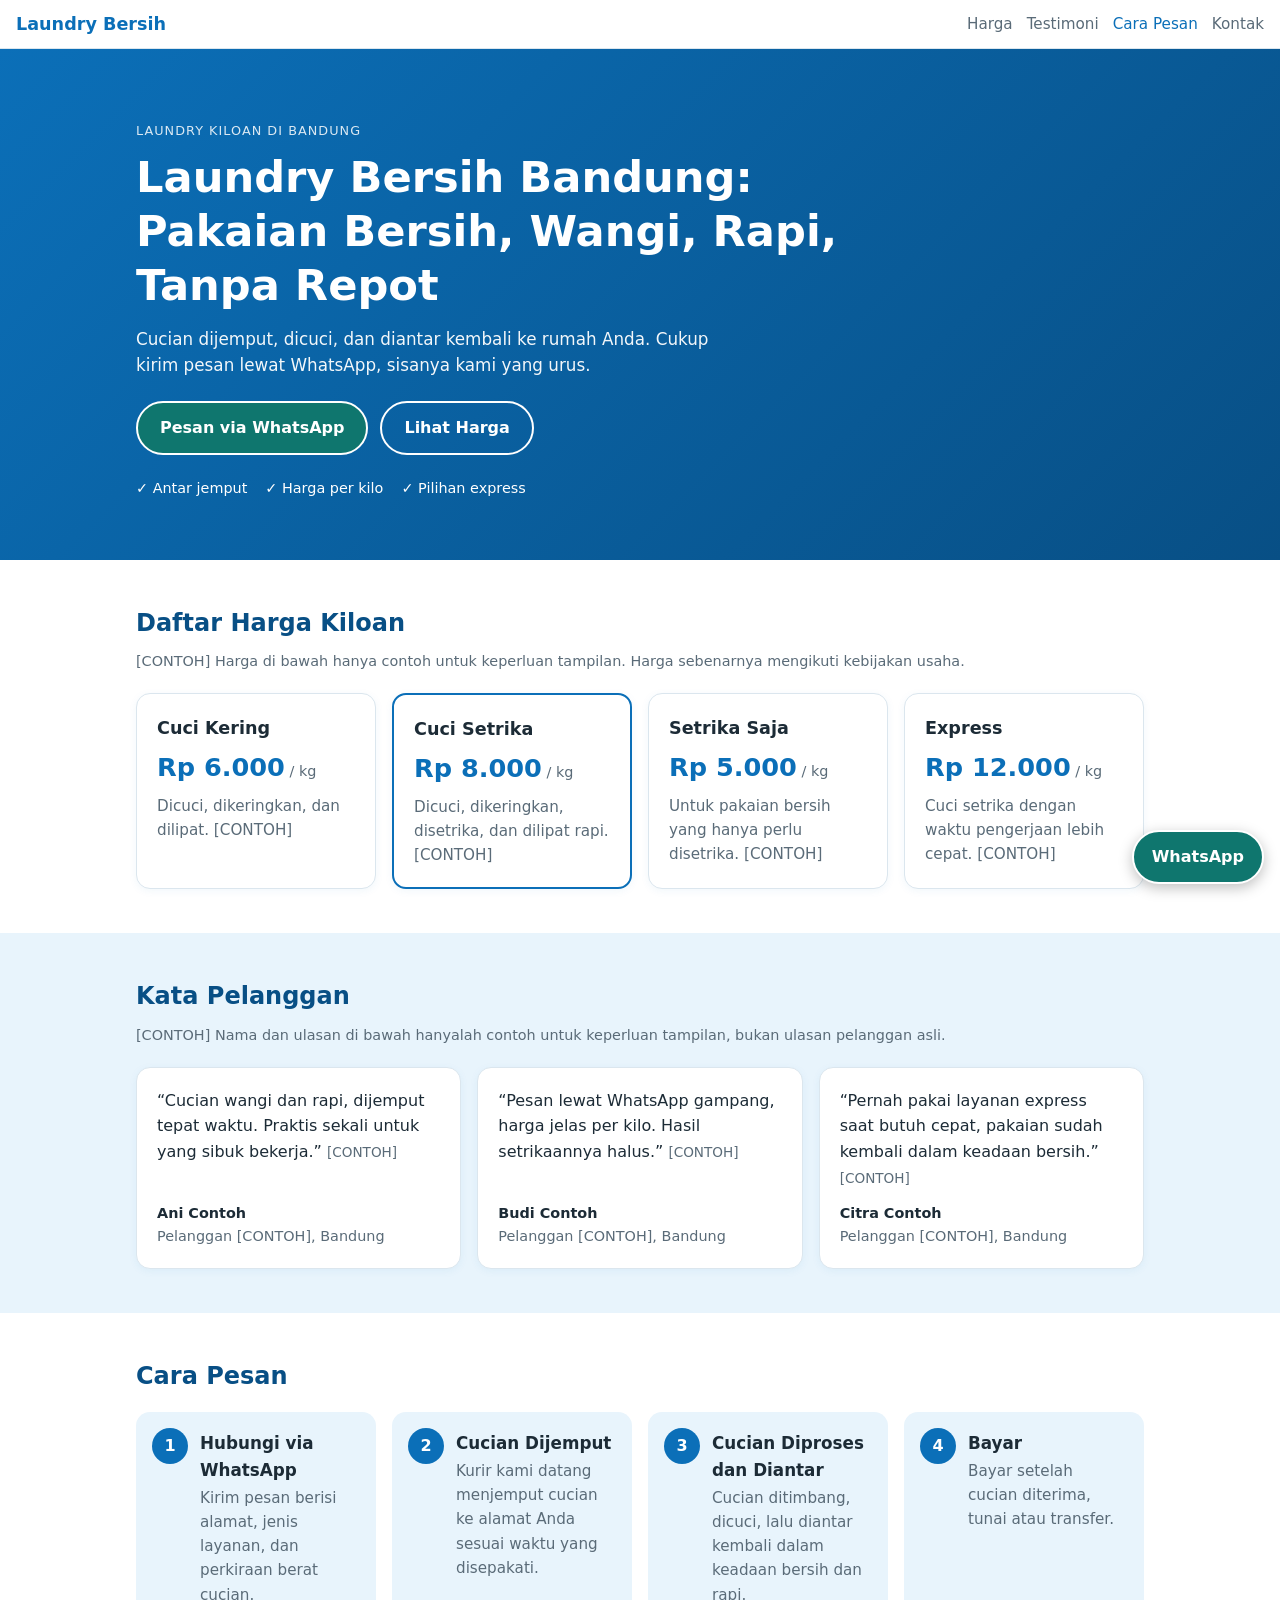
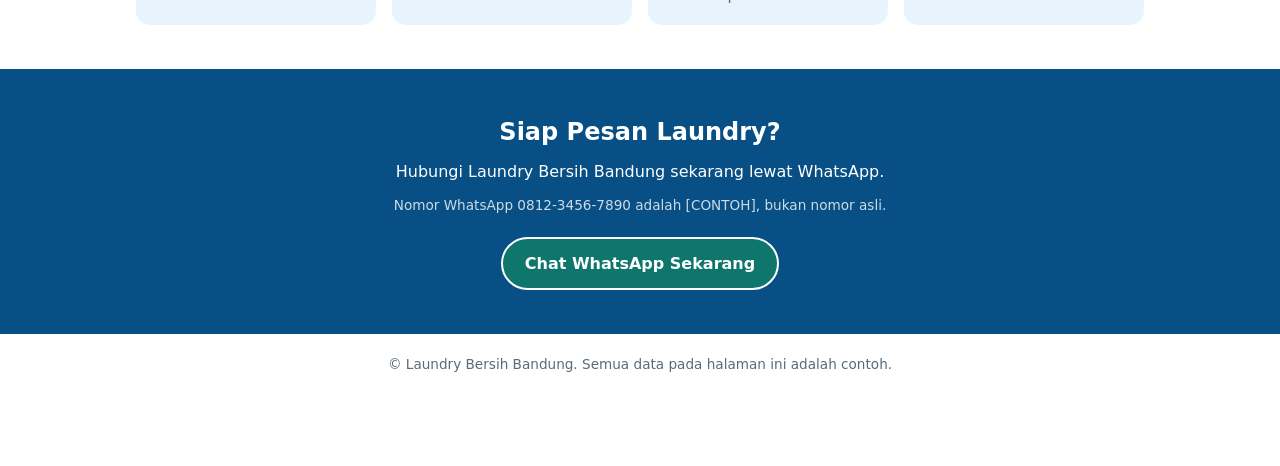
<file: docs/bukti/hasil-laundry/index.html>
<!DOCTYPE html>
<html lang="id">
<head>
  <meta charset="UTF-8">
  <meta name="viewport" content="width=device-width, initial-scale=1">
  <title>Laundry Bersih Bandung – Laundry Kiloan Antar Jemput</title>
  <meta name="description" content="Laundry Bersih Bandung: laundry kiloan cuci kering, cuci setrika, setrika saja, dan express. Pesan mudah lewat WhatsApp.">
  <link rel="stylesheet" href="style.css">
</head>
<body>

  <header class="topbar">
    <a class="brand" href="#atas">Laundry Bersih</a>
    <nav class="nav" aria-label="Menu utama">
      <a href="#harga">Harga</a>
      <a href="#testimoni">Testimoni</a>
      <a href="#cara-pesan">Cara Pesan</a>
      <a href="#kontak">Kontak</a>
    </nav>
  </header>

  <main id="atas">
    <!-- HERO -->
    <section class="hero">
      <div class="container">
        <p class="eyebrow">Laundry Kiloan di Bandung</p>
        <h1>Laundry Bersih Bandung: Pakaian Bersih, Wangi, Rapi, Tanpa Repot</h1>
        <p class="lead">Cucian dijemput, dicuci, dan diantar kembali ke rumah Anda. Cukup kirim pesan lewat WhatsApp, sisanya kami yang urus.</p>
        <div class="hero-cta">
          <a class="btn btn-wa" href="https://wa.me/6281234567890?text=Halo%20Laundry%20Bersih%20Bandung%2C%20saya%20ingin%20pesan%20laundry%20kiloan." target="_blank" rel="noopener">Pesan via WhatsApp</a>
          <a class="btn btn-ghost" href="#harga">Lihat Harga</a>
        </div>
        <ul class="highlights">
          <li>Antar jemput</li>
          <li>Harga per kilo</li>
          <li>Pilihan express</li>
        </ul>
      </div>
    </section>

    <!-- HARGA -->
    <section class="section" id="harga">
      <div class="container">
        <h2>Daftar Harga Kiloan</h2>
        <p class="note">[CONTOH] Harga di bawah hanya contoh untuk keperluan tampilan. Harga sebenarnya mengikuti kebijakan usaha.</p>
        <div class="grid">
          <article class="card">
            <h3>Cuci Kering</h3>
            <p class="price">Rp 6.000<span> / kg</span></p>
            <p>Dicuci, dikeringkan, dan dilipat. [CONTOH]</p>
          </article>
          <article class="card featured">
            <h3>Cuci Setrika</h3>
            <p class="price">Rp 8.000<span> / kg</span></p>
            <p>Dicuci, dikeringkan, disetrika, dan dilipat rapi. [CONTOH]</p>
          </article>
          <article class="card">
            <h3>Setrika Saja</h3>
            <p class="price">Rp 5.000<span> / kg</span></p>
            <p>Untuk pakaian bersih yang hanya perlu disetrika. [CONTOH]</p>
          </article>
          <article class="card">
            <h3>Express</h3>
            <p class="price">Rp 12.000<span> / kg</span></p>
            <p>Cuci setrika dengan waktu pengerjaan lebih cepat. [CONTOH]</p>
          </article>
        </div>
      </div>
    </section>

    <!-- TESTIMONI -->
    <section class="section alt" id="testimoni">
      <div class="container">
        <h2>Kata Pelanggan</h2>
        <p class="note">[CONTOH] Nama dan ulasan di bawah hanyalah contoh untuk keperluan tampilan, bukan ulasan pelanggan asli.</p>
        <div class="testi-grid">
          <figure class="card testi">
            <blockquote>“Cucian wangi dan rapi, dijemput tepat waktu. Praktis sekali untuk yang sibuk bekerja.” <span class="tag">[CONTOH]</span></blockquote>
            <figcaption><strong>Ani Contoh</strong> <span>Pelanggan [CONTOH], Bandung</span></figcaption>
          </figure>
          <figure class="card testi">
            <blockquote>“Pesan lewat WhatsApp gampang, harga jelas per kilo. Hasil setrikaannya halus.” <span class="tag">[CONTOH]</span></blockquote>
            <figcaption><strong>Budi Contoh</strong> <span>Pelanggan [CONTOH], Bandung</span></figcaption>
          </figure>
          <figure class="card testi">
            <blockquote>“Pernah pakai layanan express saat butuh cepat, pakaian sudah kembali dalam keadaan bersih.” <span class="tag">[CONTOH]</span></blockquote>
            <figcaption><strong>Citra Contoh</strong> <span>Pelanggan [CONTOH], Bandung</span></figcaption>
          </figure>
        </div>
      </div>
    </section>

    <!-- CARA PESAN -->
    <section class="section" id="cara-pesan">
      <div class="container">
        <h2>Cara Pesan</h2>
        <ol class="steps">
          <li>
            <h3>Hubungi via WhatsApp</h3>
            <p>Kirim pesan berisi alamat, jenis layanan, dan perkiraan berat cucian.</p>
          </li>
          <li>
            <h3>Cucian Dijemput</h3>
            <p>Kurir kami datang menjemput cucian ke alamat Anda sesuai waktu yang disepakati.</p>
          </li>
          <li>
            <h3>Cucian Diproses dan Diantar</h3>
            <p>Cucian ditimbang, dicuci, lalu diantar kembali dalam keadaan bersih dan rapi.</p>
          </li>
          <li>
            <h3>Bayar</h3>
            <p>Bayar setelah cucian diterima, tunai atau transfer.</p>
          </li>
        </ol>
      </div>
    </section>

    <!-- KONTAK -->
    <section class="section cta" id="kontak">
      <div class="container">
        <h2>Siap Pesan Laundry?</h2>
        <p>Hubungi Laundry Bersih Bandung sekarang lewat WhatsApp.</p>
        <p class="note-light">Nomor WhatsApp 0812-3456-7890 adalah [CONTOH], bukan nomor asli.</p>
        <a class="btn btn-wa" href="https://wa.me/6281234567890?text=Halo%20Laundry%20Bersih%20Bandung%2C%20saya%20ingin%20pesan%20laundry%20kiloan." target="_blank" rel="noopener">Chat WhatsApp Sekarang</a>
      </div>
    </section>
  </main>

  <footer class="footer">
    <div class="container">
      <p>&copy; Laundry Bersih Bandung. Semua data pada halaman ini adalah contoh.</p>
    </div>
  </footer>

  <!-- Tombol WhatsApp melayang -->
  <a class="wa-float" href="https://wa.me/6281234567890?text=Halo%20Laundry%20Bersih%20Bandung%2C%20saya%20ingin%20pesan%20laundry%20kiloan." target="_blank" rel="noopener" aria-label="Chat WhatsApp Laundry Bersih">WhatsApp</a>

  <script src="script.js"></script>
</body>
</html>
</file>
<file: docs/bukti/hasil-laundry/style.css>
:root {
  --biru: #0b6fb8;
  --biru-tua: #084f85;
  --biru-muda: #e8f4fc;
  --toska: #0f766e;
  --toska-tua: #115e59;
  --teks: #1c2b36;
  --abu: #5a6b78;
  --putih: #ffffff;
}

* { box-sizing: border-box; margin: 0; padding: 0; }

html { scroll-behavior: smooth; }

body {
  font-family: system-ui, -apple-system, "Segoe UI", Roboto, Arial, sans-serif;
  color: var(--teks);
  line-height: 1.6;
  background: var(--putih);
  overflow-x: hidden;
}

.container { width: 100%; max-width: 1040px; margin: 0 auto; padding: 0 16px; }

a { color: inherit; }

/* Topbar */
.topbar {
  position: sticky; top: 0; z-index: 10;
  display: flex; flex-wrap: wrap; align-items: center; justify-content: space-between;
  gap: 4px 16px; padding: 10px 16px;
  background: var(--putih); border-bottom: 1px solid #dbe6ee;
}
.brand { font-weight: 800; color: var(--biru); text-decoration: none; font-size: 1.1rem; }
.nav { display: flex; gap: 14px; font-size: .95rem; }
.nav a { text-decoration: none; color: var(--abu); }
.nav a:hover { color: var(--biru); }

/* Tombol */
.btn {
  display: inline-block; padding: 12px 22px; border-radius: 999px;
  font-weight: 700; text-decoration: none; text-align: center;
}
.btn-wa { background: var(--toska); color: var(--putih); border: 2px solid var(--putih); }
.btn-wa:hover { background: var(--toska-tua); }
.btn-ghost { border: 2px solid var(--putih); color: var(--putih); }
.btn-ghost:hover { background: rgba(255, 255, 255, .15); }

/* Hero */
.hero {
  background: linear-gradient(135deg, var(--biru), var(--biru-tua));
  color: var(--putih); padding: 48px 0 40px;
}
.eyebrow { text-transform: uppercase; letter-spacing: .08em; font-size: .8rem; opacity: .85; margin-bottom: 8px; }
.hero h1 { font-size: 1.75rem; line-height: 1.25; margin-bottom: 14px; }
.lead { font-size: 1.05rem; max-width: 620px; margin-bottom: 22px; opacity: .95; }
.hero-cta { display: flex; flex-wrap: wrap; gap: 12px; margin-bottom: 22px; }
.highlights { list-style: none; display: flex; flex-wrap: wrap; gap: 8px 18px; font-size: .9rem; }
.highlights li::before { content: "\2713\00a0"; }

/* Bagian umum */
.section { padding: 44px 0; }
.section.alt { background: var(--biru-muda); }
.section h2 { font-size: 1.5rem; margin-bottom: 8px; color: var(--biru-tua); }
.note { color: var(--abu); font-size: .9rem; margin-bottom: 20px; }

/* Harga */
.grid { display: grid; grid-template-columns: 1fr; gap: 16px; }
.card {
  border: 1px solid #dbe6ee; border-radius: 14px; padding: 20px;
  background: var(--putih); box-shadow: 0 2px 8px rgba(11, 111, 184, .06);
}
.card.featured { border-color: var(--biru); border-width: 2px; }
.card h3 { font-size: 1.1rem; margin-bottom: 4px; }
.price { font-size: 1.6rem; font-weight: 800; color: var(--biru); margin-bottom: 6px; }
.price span { font-size: .9rem; font-weight: 500; color: var(--abu); }
.card p:last-child { color: var(--abu); font-size: .95rem; }

/* Testimoni */
.testi-grid { display: grid; grid-template-columns: 1fr; gap: 16px; }
.testi { margin: 0; display: flex; flex-direction: column; gap: 12px; }
.testi blockquote { font-size: 1rem; }
.testi .tag { color: var(--abu); font-size: .85rem; white-space: nowrap; }
.testi figcaption { color: var(--abu); font-size: .9rem; margin-top: auto; }
.testi figcaption strong { display: block; color: var(--teks); }

/* Langkah */
.steps { list-style: none; counter-reset: langkah; display: grid; grid-template-columns: 1fr; gap: 16px; margin-top: 16px; }
.steps li {
  counter-increment: langkah; position: relative;
  background: var(--biru-muda); border-radius: 14px; padding: 18px 18px 18px 64px;
}
.steps li::before {
  content: counter(langkah);
  position: absolute; left: 16px; top: 16px;
  width: 36px; height: 36px; border-radius: 50%;
  background: var(--biru); color: var(--putih); font-weight: 800;
  display: flex; align-items: center; justify-content: center;
}
.steps h3 { font-size: 1.05rem; margin-bottom: 2px; }
.steps p { color: var(--abu); font-size: .95rem; }

/* CTA */
.cta { background: var(--biru-tua); color: var(--putih); text-align: center; }
.cta h2 { color: var(--putih); }
.cta p { margin-bottom: 10px; }
.note-light { font-size: .85rem; opacity: .8; margin-bottom: 20px !important; }

/* Footer */
.footer { padding: 20px 0 90px; text-align: center; font-size: .85rem; color: var(--abu); }

/* Tombol melayang */
.wa-float {
  position: fixed; right: 16px; bottom: 16px; z-index: 20;
  background: var(--toska); color: var(--putih); border: 2px solid var(--putih);
  padding: 12px 18px; border-radius: 999px; font-weight: 700;
  text-decoration: none; box-shadow: 0 4px 14px rgba(0, 0, 0, .25);
}
.wa-float:hover { background: var(--toska-tua); }

/* Layar lebih lebar */
@media (min-width: 600px) {
  .hero { padding: 72px 0 60px; }
  .hero h1 { font-size: 2.3rem; }
  .grid { grid-template-columns: repeat(2, 1fr); }
  .steps { grid-template-columns: repeat(2, 1fr); }
  .testi-grid { grid-template-columns: repeat(3, 1fr); }
}

@media (min-width: 960px) {
  .hero h1 { font-size: 2.7rem; max-width: 760px; }
  .grid { grid-template-columns: repeat(4, 1fr); }
  .steps { grid-template-columns: repeat(4, 1fr); }
}
</file>
